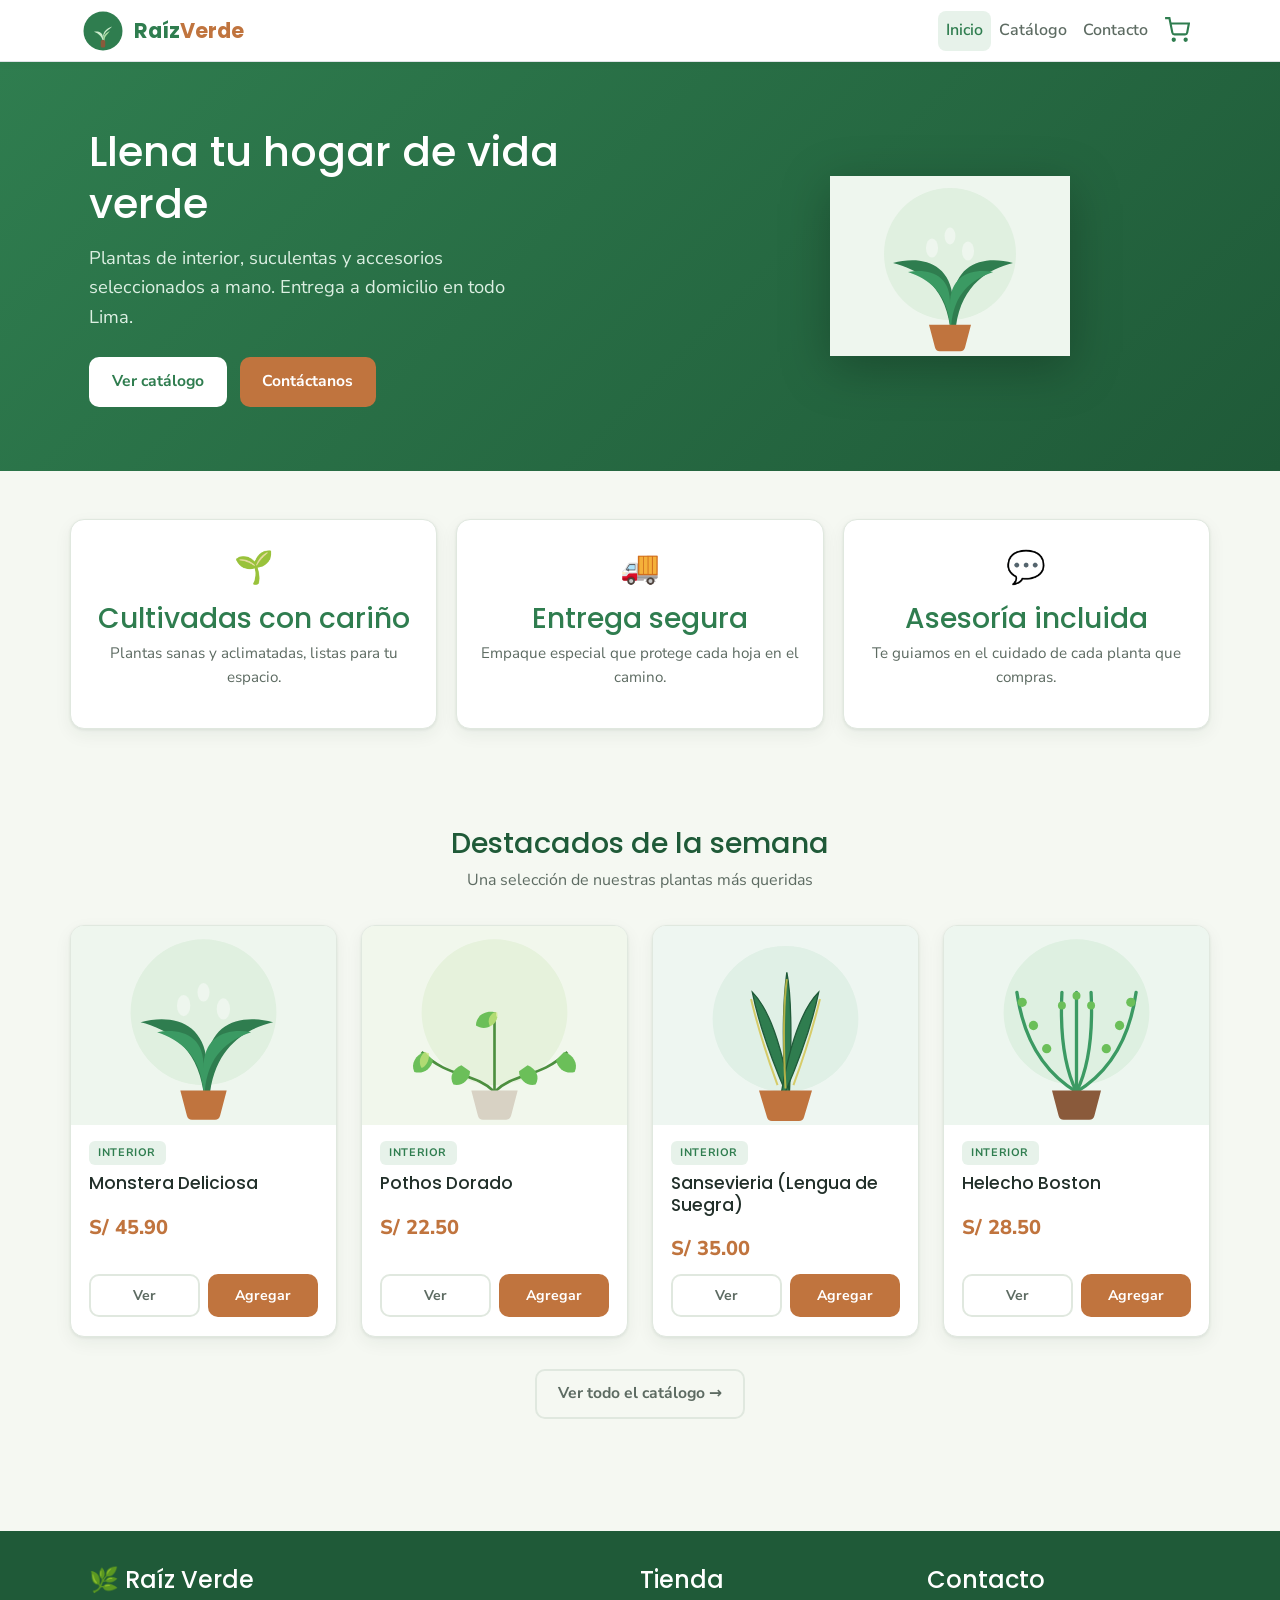
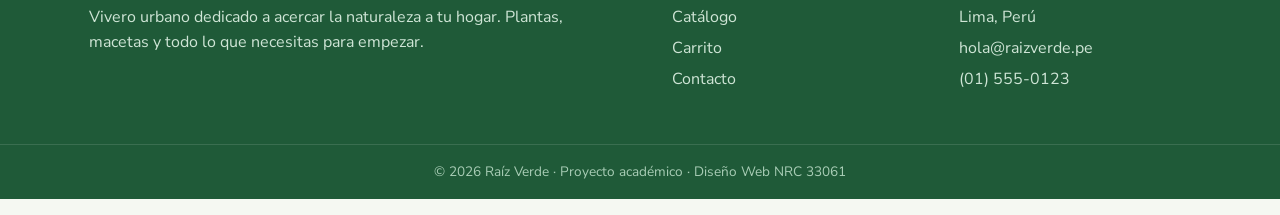
<file: index.html>
<!DOCTYPE html>
<html lang="es">
<head>
  <meta charset="UTF-8">
  <meta name="viewport" content="width=device-width, initial-scale=1.0">
  <meta name="description" content="Raíz Verde · Vivero urbano. Plantas de interior, suculentas y accesorios con entrega a domicilio.">
  <title>Raíz Verde · Vivero Urbano</title>
  <link rel="icon" type="image/svg+xml" href="img/logo.svg">
  <!-- Google Fonts (único CDN permitido por la consigna) -->
  <link rel="preconnect" href="https://fonts.googleapis.com">
  <link href="https://fonts.googleapis.com/css2?family=Poppins:wght@600;700&family=Nunito+Sans:wght@400;600;700&display=swap" rel="stylesheet">
  <!-- Bootstrap 5.3.8 (CDN) — DEBE ir ANTES de estilos.css para que nuestro CSS gane la cascada -->
  <link href="https://cdn.jsdelivr.net/npm/bootstrap@5.3.8/dist/css/bootstrap.min.css" rel="stylesheet">
  <link rel="stylesheet" href="css/estilos.css"> <!-- el nuestro, DESPUÉS -->
</head>
<body>

  <!-- ============================================================
       S13 — ENCABEZADO ARTESANAL (jubilado en S14, conservado para comparar)
       Menú con flex puro: sin colapso real ni accesibilidad por teclado.
  <header class="cabecera">
    <div class="cabecera__barra">
      <a class="marca" href="index.html">
        <img class="marca__logo" src="img/logo.svg" alt="Logo de Raíz Verde">
        <span class="marca__nombre">Raíz<span>Verde</span></span>
      </a>
      <nav aria-label="Navegación principal">
        <ul class="menu">
          <li><a class="activo" href="index.html">Inicio</a></li>
          <li><a href="pages/catalogo.html">Catálogo</a></li>
          <li><a href="pages/contacto.html">Contacto</a></li>
          <li>
            <a class="carrito-icono" href="pages/carrito.html" aria-label="Ver carrito">
              <svg class="carrito-icono__svg" viewBox="0 0 24 24" aria-hidden="true">
                <circle cx="9" cy="21" r="1"></circle><circle cx="20" cy="21" r="1"></circle>
                <path d="M1 1h4l2.7 13.4a2 2 0 0 0 2 1.6h9.7a2 2 0 0 0 2-1.6L23 6H6"></path>
              </svg>
              <span class="carrito-icono__badge oculto" id="contador-carrito">0</span>
            </a>
          </li>
        </ul>
      </nav>
    </div>
  </header>
  ============================================================ -->

  <!-- S14 — NAVBAR BOOTSTRAP: collapse real <992px + navegable por teclado -->
  <nav class="navbar navbar-expand-lg bg-white border-bottom sticky-top">
    <div class="container">
      <a class="navbar-brand marca" href="index.html">
        <img class="marca__logo" src="img/logo.svg" alt="Logo de Raíz Verde">
        <span class="marca__nombre">Raíz<span>Verde</span></span>
      </a>
      <button class="navbar-toggler" type="button"
              data-bs-toggle="collapse" data-bs-target="#menuPrincipal"
              aria-controls="menuPrincipal" aria-expanded="false" aria-label="Abrir menú">
        <span class="navbar-toggler-icon"></span>
      </button>
      <div class="collapse navbar-collapse" id="menuPrincipal">
        <ul class="navbar-nav ms-auto align-items-lg-center">
          <li class="nav-item"><a class="nav-link active" aria-current="page" href="index.html">Inicio</a></li>
          <li class="nav-item"><a class="nav-link" href="pages/catalogo.html">Catálogo</a></li>
          <li class="nav-item"><a class="nav-link" href="pages/contacto.html">Contacto</a></li>
          <li class="nav-item">
            <a class="nav-link carrito-icono" href="pages/carrito.html" aria-label="Ver carrito">
              <svg class="carrito-icono__svg" viewBox="0 0 24 24" aria-hidden="true">
                <circle cx="9" cy="21" r="1"></circle><circle cx="20" cy="21" r="1"></circle>
                <path d="M1 1h4l2.7 13.4a2 2 0 0 0 2 1.6h9.7a2 2 0 0 0 2-1.6L23 6H6"></path>
              </svg>
              <span class="carrito-icono__badge oculto" id="contador-carrito">0</span>
            </a>
          </li>
        </ul>
      </div>
    </div>
  </nav>

  <main>
    <!-- BANNER PRINCIPAL con animación CSS -->
    <section class="banner">
      <div class="banner__contenido">
        <div class="banner__texto">
          <h1>Llena tu hogar de vida verde</h1>
          <p>Plantas de interior, suculentas y accesorios seleccionados a mano. Entrega a domicilio en todo Lima.</p>
          <div class="banner__botones">
            <a class="btn btn--claro" href="pages/catalogo.html">Ver catálogo</a>
            <a class="btn btn--primario" href="pages/contacto.html">Contáctanos</a>
          </div>
        </div>
        <div class="banner__arte">
          <img class="banner__hoja" src="img/monstera.svg" alt="Ilustración de una planta Monstera">
        </div>
      </div>
    </section>

    <!-- PROPUESTA DE VALOR -->
    <section class="seccion contenedor">
      <div class="valores">
        <div class="valor">
          <div class="valor__icono" aria-hidden="true">🌱</div>
          <h3>Cultivadas con cariño</h3>
          <p>Plantas sanas y aclimatadas, listas para tu espacio.</p>
        </div>
        <div class="valor">
          <div class="valor__icono" aria-hidden="true">🚚</div>
          <h3>Entrega segura</h3>
          <p>Empaque especial que protege cada hoja en el camino.</p>
        </div>
        <div class="valor">
          <div class="valor__icono" aria-hidden="true">💬</div>
          <h3>Asesoría incluida</h3>
          <p>Te guiamos en el cuidado de cada planta que compras.</p>
        </div>
      </div>
    </section>

    <!-- PRODUCTOS DESTACADOS (generados con JavaScript) -->
    <section class="seccion contenedor">
      <h2 class="seccion__titulo">Destacados de la semana</h2>
      <p class="seccion__bajada">Una selección de nuestras plantas más queridas</p>
      <div class="row g-4" id="destacados">
        <!-- Las tarjetas se inyectan desde inicio.js (cada una dentro de su columna) -->
      </div>
      <p style="text-align:center; margin-top:2rem">
        <a class="btn btn--borde" href="pages/catalogo.html">Ver todo el catálogo →</a>
      </p>
    </section>
  </main>

  <!-- PIE -->
  <footer class="pie">
    <div class="pie__contenido">
      <div>
        <h4>🌿 Raíz Verde</h4>
        <p>Vivero urbano dedicado a acercar la naturaleza a tu hogar. Plantas, macetas y todo lo que necesitas para empezar.</p>
      </div>
      <div>
        <h4>Tienda</h4>
        <ul>
          <li><a href="pages/catalogo.html">Catálogo</a></li>
          <li><a href="pages/carrito.html">Carrito</a></li>
          <li><a href="pages/contacto.html">Contacto</a></li>
        </ul>
      </div>
      <div>
        <h4>Contacto</h4>
        <ul>
          <li>Lima, Perú</li>
          <li>hola@raizverde.pe</li>
          <li>(01) 555-0123</li>
        </ul>
      </div>
    </div>
    <p class="pie__copy">© 2026 Raíz Verde · Proyecto académico · Diseño Web NRC 33061</p>
  </footer>

  <!-- Scripts (orden: datos → utilidades → carrito → lógica de página) -->
  <!-- Bootstrap bundle (incluye Popper): necesario para el collapse de la navbar -->
  <script src="https://cdn.jsdelivr.net/npm/bootstrap@5.3.8/dist/js/bootstrap.bundle.min.js"></script>
  <script src="js/productos.js"></script>
  <script src="js/utiles.js"></script>
  <script src="js/carrito.js"></script>
  <script src="js/inicio.js"></script>
</body>
</html>
</file>
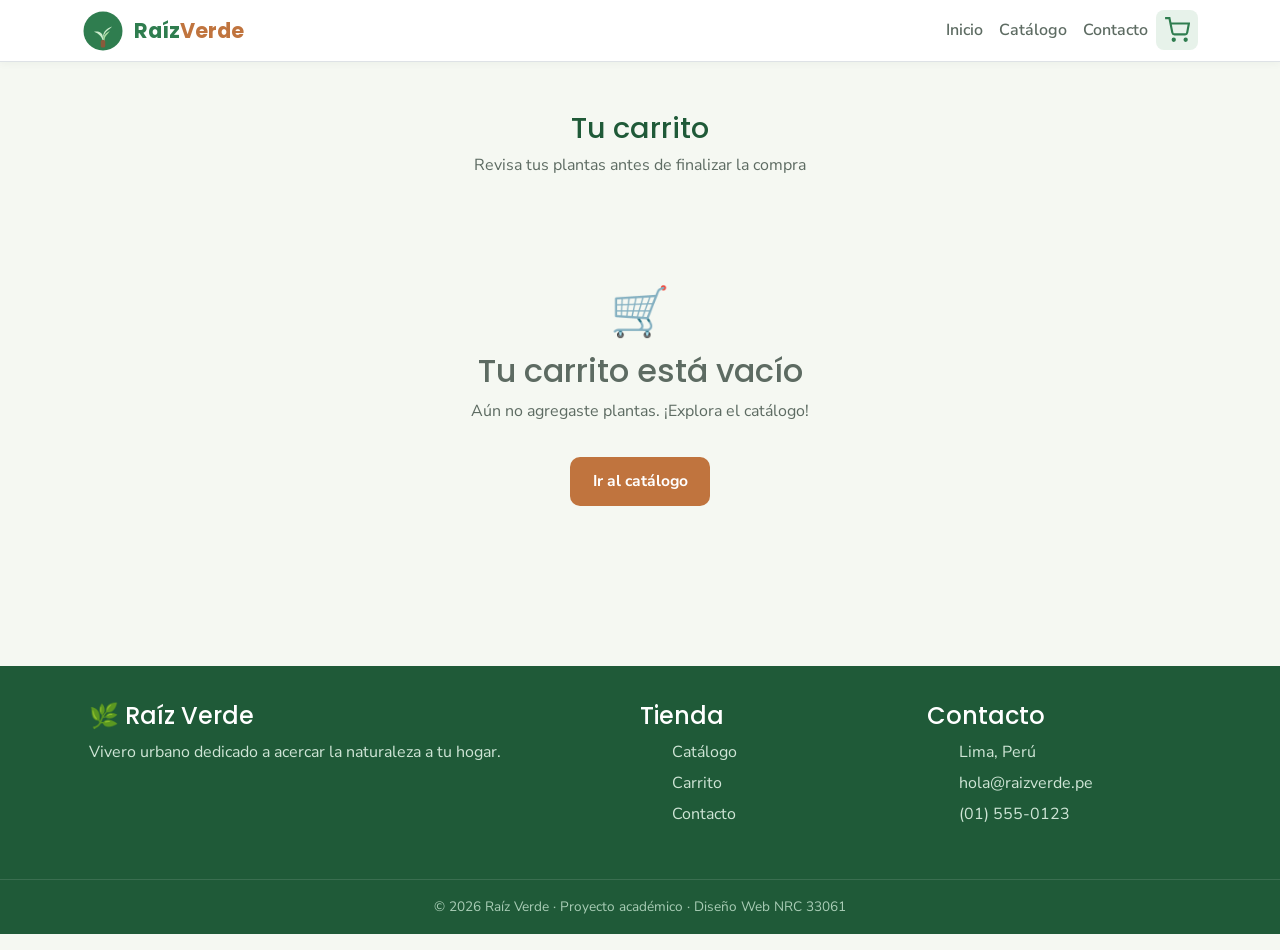
<file: pages/carrito.html>
<!DOCTYPE html>
<html lang="es">
<head>
  <meta charset="UTF-8">
  <meta name="viewport" content="width=device-width, initial-scale=1.0">
  <meta name="description" content="Tu carrito de compras en Raíz Verde.">
  <title>Carrito · Raíz Verde</title>
  <link rel="icon" type="image/svg+xml" href="../img/logo.svg">
  <link rel="preconnect" href="https://fonts.googleapis.com">
  <link href="https://fonts.googleapis.com/css2?family=Poppins:wght@600;700&family=Nunito+Sans:wght@400;600;700&display=swap" rel="stylesheet">
  <!-- Bootstrap 5.3.8 (CDN) — ANTES de estilos.css -->
  <link href="https://cdn.jsdelivr.net/npm/bootstrap@5.3.8/dist/css/bootstrap.min.css" rel="stylesheet">
  <link rel="stylesheet" href="../css/estilos.css"> <!-- el nuestro, DESPUÉS -->
</head>
<body>

  <!-- S14 — NAVBAR BOOTSTRAP (reemplaza al header artesanal de la S13) -->
  <nav class="navbar navbar-expand-lg bg-white border-bottom sticky-top">
    <div class="container">
      <a class="navbar-brand marca" href="../index.html">
        <img class="marca__logo" src="../img/logo.svg" alt="Logo de Raíz Verde">
        <span class="marca__nombre">Raíz<span>Verde</span></span>
      </a>
      <button class="navbar-toggler" type="button"
              data-bs-toggle="collapse" data-bs-target="#menuPrincipal"
              aria-controls="menuPrincipal" aria-expanded="false" aria-label="Abrir menú">
        <span class="navbar-toggler-icon"></span>
      </button>
      <div class="collapse navbar-collapse" id="menuPrincipal">
        <ul class="navbar-nav ms-auto align-items-lg-center">
          <li class="nav-item"><a class="nav-link" href="../index.html">Inicio</a></li>
          <li class="nav-item"><a class="nav-link" href="catalogo.html">Catálogo</a></li>
          <li class="nav-item"><a class="nav-link" href="contacto.html">Contacto</a></li>
          <li class="nav-item">
            <a class="nav-link active carrito-icono" aria-current="page" href="carrito.html" aria-label="Ver carrito">
              <svg class="carrito-icono__svg" viewBox="0 0 24 24" aria-hidden="true">
                <circle cx="9" cy="21" r="1"></circle><circle cx="20" cy="21" r="1"></circle>
                <path d="M1 1h4l2.7 13.4a2 2 0 0 0 2 1.6h9.7a2 2 0 0 0 2-1.6L23 6H6"></path>
              </svg>
              <span class="carrito-icono__badge oculto" id="contador-carrito">0</span>
            </a>
          </li>
        </ul>
      </div>
    </div>
  </nav>

  <main class="seccion contenedor">
    <h1 class="seccion__titulo">Tu carrito</h1>
    <p class="seccion__bajada">Revisa tus plantas antes de finalizar la compra</p>

    <!-- El contenido del carrito se pinta dinámicamente desde carrito-pagina.js -->
    <section id="carrito-contenido" aria-live="polite"></section>
  </main>

  <footer class="pie">
    <div class="pie__contenido">
      <div>
        <h4>🌿 Raíz Verde</h4>
        <p>Vivero urbano dedicado a acercar la naturaleza a tu hogar.</p>
      </div>
      <div>
        <h4>Tienda</h4>
        <ul>
          <li><a href="catalogo.html">Catálogo</a></li>
          <li><a href="carrito.html">Carrito</a></li>
          <li><a href="contacto.html">Contacto</a></li>
        </ul>
      </div>
      <div>
        <h4>Contacto</h4>
        <ul><li>Lima, Perú</li><li>hola@raizverde.pe</li><li>(01) 555-0123</li></ul>
      </div>
    </div>
    <p class="pie__copy">© 2026 Raíz Verde · Proyecto académico · Diseño Web NRC 33061</p>
  </footer>

  <!-- Bootstrap bundle (Popper incluido) para el collapse de la navbar -->
  <script src="https://cdn.jsdelivr.net/npm/bootstrap@5.3.8/dist/js/bootstrap.bundle.min.js"></script>
  <script src="../js/productos.js"></script>
  <script src="../js/utiles.js"></script>
  <script src="../js/carrito.js"></script>
  <script src="../js/carrito-pagina.js"></script>
</body>
</html>
</file>
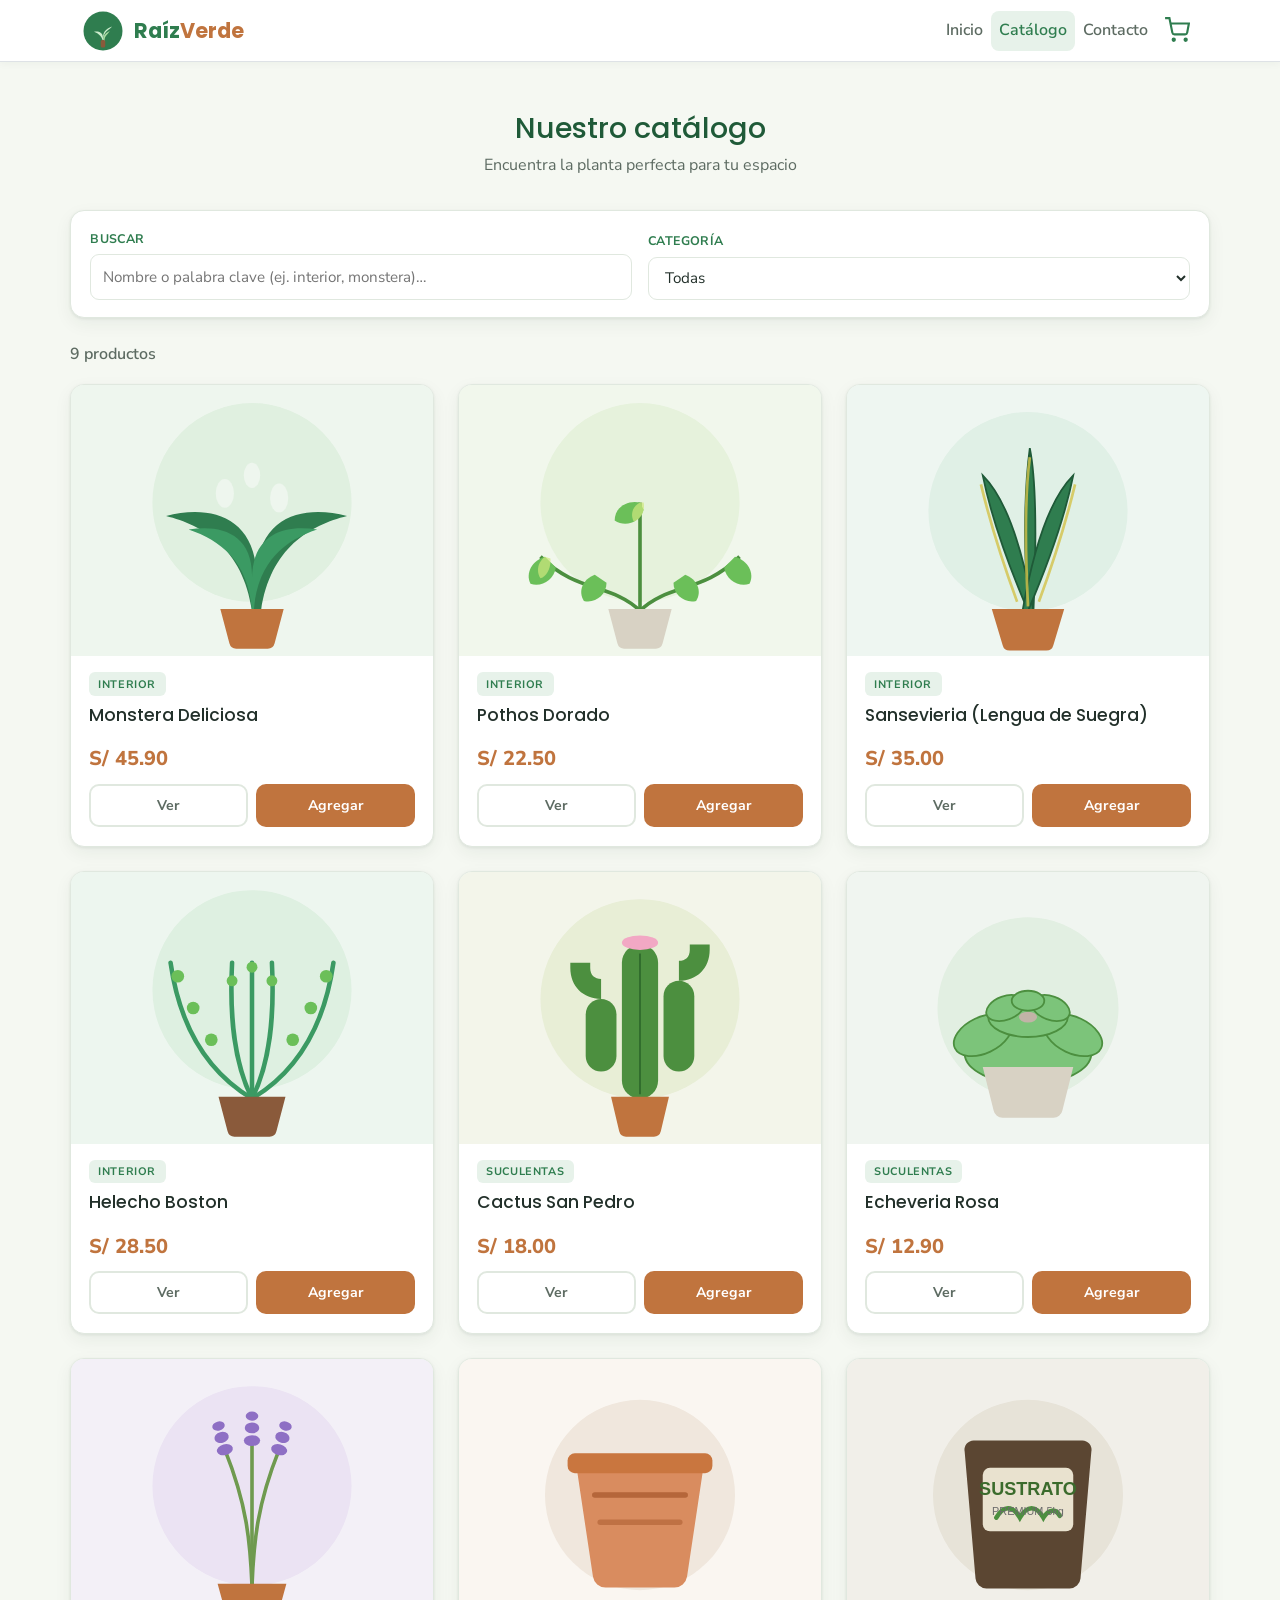
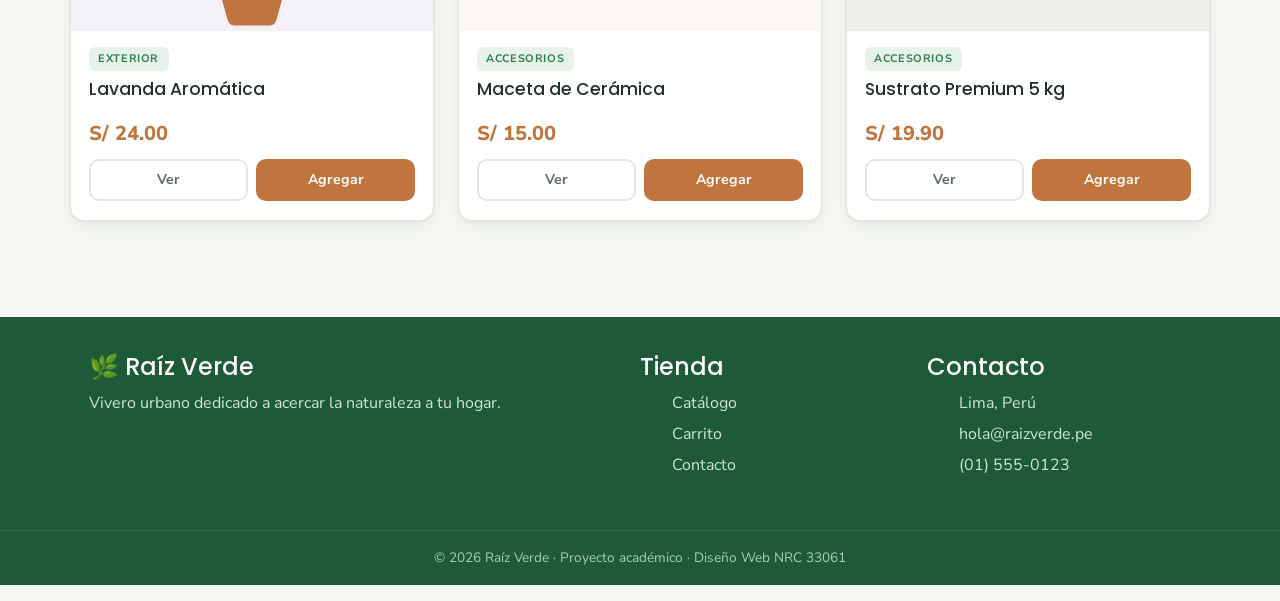
<file: pages/catalogo.html>
<!DOCTYPE html>
<html lang="es">
<head>
  <meta charset="UTF-8">
  <meta name="viewport" content="width=device-width, initial-scale=1.0">
  <meta name="description" content="Catálogo de plantas de Raíz Verde: interior, suculentas, exterior y accesorios.">
  <title>Catálogo · Raíz Verde</title>
  <link rel="icon" type="image/svg+xml" href="../img/logo.svg">
  <link rel="preconnect" href="https://fonts.googleapis.com">
  <link href="https://fonts.googleapis.com/css2?family=Poppins:wght@600;700&family=Nunito+Sans:wght@400;600;700&display=swap" rel="stylesheet">
  <!-- Bootstrap 5.3.8 (CDN) — ANTES de estilos.css -->
  <link href="https://cdn.jsdelivr.net/npm/bootstrap@5.3.8/dist/css/bootstrap.min.css" rel="stylesheet">
  <link rel="stylesheet" href="../css/estilos.css"> <!-- el nuestro, DESPUÉS -->
</head>
<body>

  <!-- S14 — NAVBAR BOOTSTRAP (reemplaza al header artesanal de la S13) -->
  <nav class="navbar navbar-expand-lg bg-white border-bottom sticky-top">
    <div class="container">
      <a class="navbar-brand marca" href="../index.html">
        <img class="marca__logo" src="../img/logo.svg" alt="Logo de Raíz Verde">
        <span class="marca__nombre">Raíz<span>Verde</span></span>
      </a>
      <button class="navbar-toggler" type="button"
              data-bs-toggle="collapse" data-bs-target="#menuPrincipal"
              aria-controls="menuPrincipal" aria-expanded="false" aria-label="Abrir menú">
        <span class="navbar-toggler-icon"></span>
      </button>
      <div class="collapse navbar-collapse" id="menuPrincipal">
        <ul class="navbar-nav ms-auto align-items-lg-center">
          <li class="nav-item"><a class="nav-link" href="../index.html">Inicio</a></li>
          <li class="nav-item"><a class="nav-link active" aria-current="page" href="catalogo.html">Catálogo</a></li>
          <li class="nav-item"><a class="nav-link" href="contacto.html">Contacto</a></li>
          <li class="nav-item">
            <a class="nav-link carrito-icono" href="carrito.html" aria-label="Ver carrito">
              <svg class="carrito-icono__svg" viewBox="0 0 24 24" aria-hidden="true">
                <circle cx="9" cy="21" r="1"></circle><circle cx="20" cy="21" r="1"></circle>
                <path d="M1 1h4l2.7 13.4a2 2 0 0 0 2 1.6h9.7a2 2 0 0 0 2-1.6L23 6H6"></path>
              </svg>
              <span class="carrito-icono__badge oculto" id="contador-carrito">0</span>
            </a>
          </li>
        </ul>
      </div>
    </div>
  </nav>

  <main class="seccion contenedor">
    <h1 class="seccion__titulo">Nuestro catálogo</h1>
    <p class="seccion__bajada">Encuentra la planta perfecta para tu espacio</p>

    <!-- CONTROLES: búsqueda + filtro por categoría -->
    <section class="controles" aria-label="Búsqueda y filtros">
      <div class="control">
        <label for="buscar">Buscar</label>
        <input type="search" id="buscar" placeholder="Nombre o palabra clave (ej. interior, monstera)…">
      </div>
      <div class="control">
        <label for="filtro-categoria">Categoría</label>
        <select id="filtro-categoria">
          <option value="">Todas</option>
        </select>
      </div>
    </section>

    <p class="conteo-resultados" id="conteo" aria-live="polite">0 productos</p>

    <!-- El catálogo se pinta dinámicamente desde catalogo.js sobre el grid de Bootstrap -->
    <section class="row g-4" id="grid-catalogo" aria-label="Lista de productos"></section>
  </main>

  <footer class="pie">
    <div class="pie__contenido">
      <div>
        <h4>🌿 Raíz Verde</h4>
        <p>Vivero urbano dedicado a acercar la naturaleza a tu hogar.</p>
      </div>
      <div>
        <h4>Tienda</h4>
        <ul>
          <li><a href="catalogo.html">Catálogo</a></li>
          <li><a href="carrito.html">Carrito</a></li>
          <li><a href="contacto.html">Contacto</a></li>
        </ul>
      </div>
      <div>
        <h4>Contacto</h4>
        <ul><li>Lima, Perú</li><li>hola@raizverde.pe</li><li>(01) 555-0123</li></ul>
      </div>
    </div>
    <p class="pie__copy">© 2026 Raíz Verde · Proyecto académico · Diseño Web NRC 33061</p>
  </footer>

  <!-- Bootstrap bundle (Popper incluido) para el collapse de la navbar -->
  <script src="https://cdn.jsdelivr.net/npm/bootstrap@5.3.8/dist/js/bootstrap.bundle.min.js"></script>
  <script src="../js/productos.js"></script>
  <script src="../js/utiles.js"></script>
  <script src="../js/carrito.js"></script>
  <script src="../js/catalogo.js"></script>
</body>
</html>
</file>
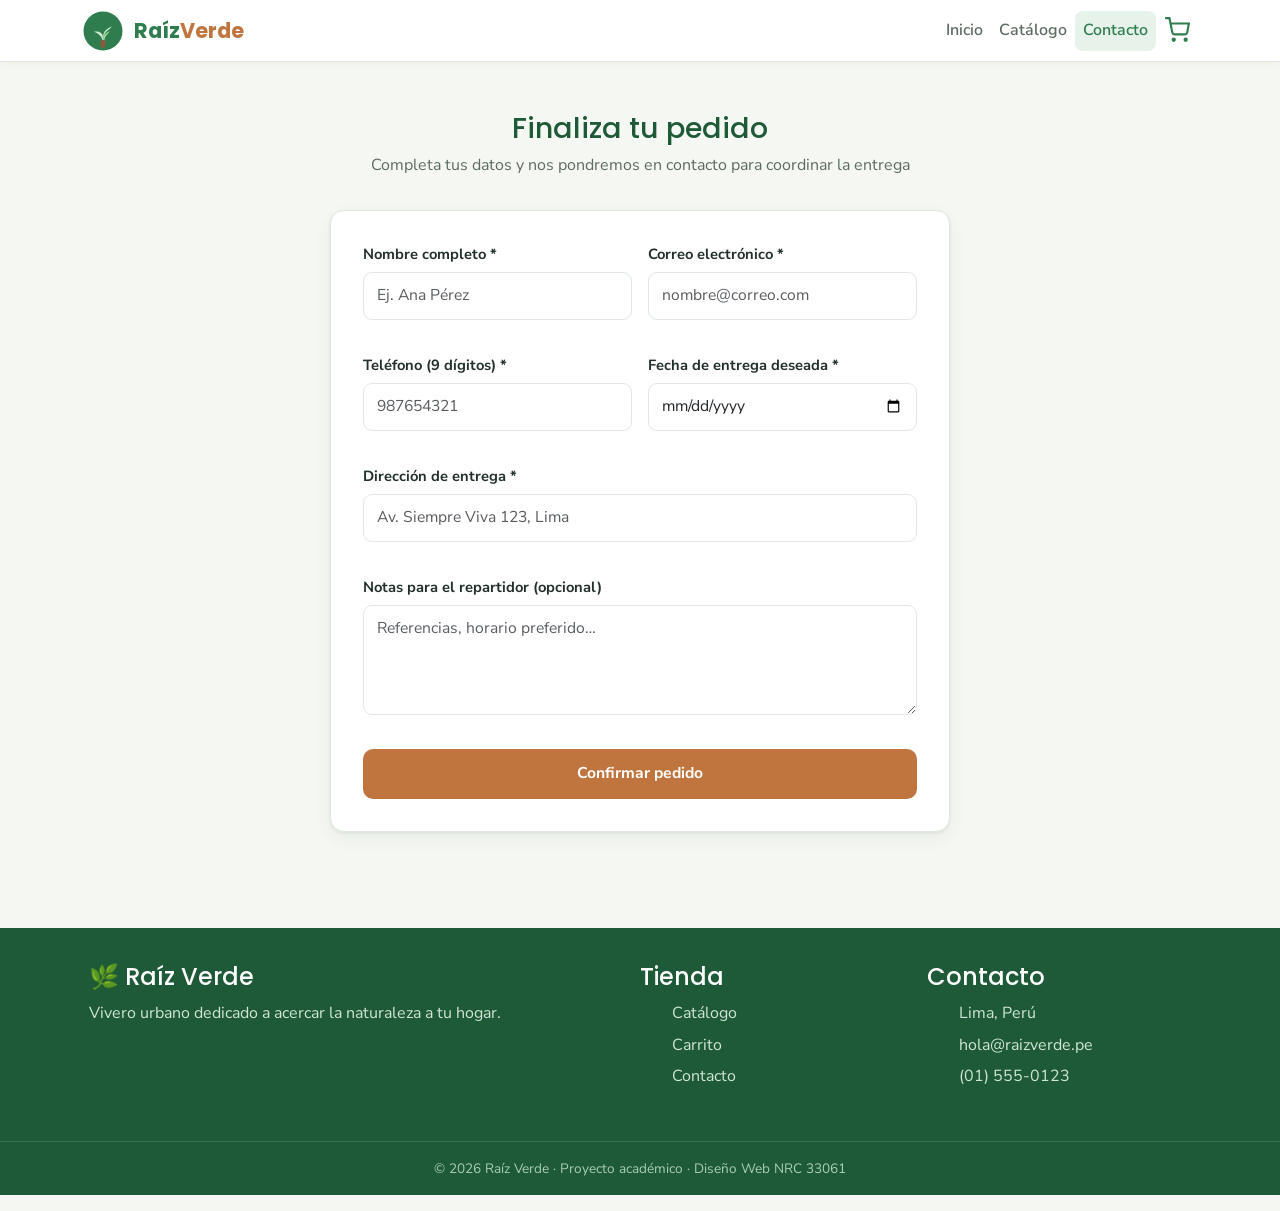
<file: pages/contacto.html>
<!DOCTYPE html>
<html lang="es">
<head>
  <meta charset="UTF-8">
  <meta name="viewport" content="width=device-width, initial-scale=1.0">
  <meta name="description" content="Finaliza tu pedido en Raíz Verde con entrega a domicilio.">
  <title>Contacto y pedido · Raíz Verde</title>
  <link rel="icon" type="image/svg+xml" href="../img/logo.svg">
  <link rel="preconnect" href="https://fonts.googleapis.com">
  <link href="https://fonts.googleapis.com/css2?family=Poppins:wght@600;700&family=Nunito+Sans:wght@400;600;700&display=swap" rel="stylesheet">
  <!-- Bootstrap 5.3.8 (CDN) — ANTES de estilos.css -->
  <link href="https://cdn.jsdelivr.net/npm/bootstrap@5.3.8/dist/css/bootstrap.min.css" rel="stylesheet">
  <link rel="stylesheet" href="../css/estilos.css"> <!-- el nuestro, DESPUÉS -->
</head>
<body>

  <!-- S14 — NAVBAR BOOTSTRAP (reemplaza al header artesanal de la S13) -->
  <nav class="navbar navbar-expand-lg bg-white border-bottom sticky-top">
    <div class="container">
      <a class="navbar-brand marca" href="../index.html">
        <img class="marca__logo" src="../img/logo.svg" alt="Logo de Raíz Verde">
        <span class="marca__nombre">Raíz<span>Verde</span></span>
      </a>
      <button class="navbar-toggler" type="button"
              data-bs-toggle="collapse" data-bs-target="#menuPrincipal"
              aria-controls="menuPrincipal" aria-expanded="false" aria-label="Abrir menú">
        <span class="navbar-toggler-icon"></span>
      </button>
      <div class="collapse navbar-collapse" id="menuPrincipal">
        <ul class="navbar-nav ms-auto align-items-lg-center">
          <li class="nav-item"><a class="nav-link" href="../index.html">Inicio</a></li>
          <li class="nav-item"><a class="nav-link" href="catalogo.html">Catálogo</a></li>
          <li class="nav-item"><a class="nav-link active" aria-current="page" href="contacto.html">Contacto</a></li>
          <li class="nav-item">
            <a class="nav-link carrito-icono" href="carrito.html" aria-label="Ver carrito">
              <svg class="carrito-icono__svg" viewBox="0 0 24 24" aria-hidden="true">
                <circle cx="9" cy="21" r="1"></circle><circle cx="20" cy="21" r="1"></circle>
                <path d="M1 1h4l2.7 13.4a2 2 0 0 0 2 1.6h9.7a2 2 0 0 0 2-1.6L23 6H6"></path>
              </svg>
              <span class="carrito-icono__badge oculto" id="contador-carrito">0</span>
            </a>
          </li>
        </ul>
      </div>
    </div>
  </nav>

  <main class="seccion contenedor">
    <h1 class="seccion__titulo">Finaliza tu pedido</h1>
    <p class="seccion__bajada">Completa tus datos y nos pondremos en contacto para coordinar la entrega</p>

    <div class="form-card">
      <div id="aviso"></div>

      <!-- S14 — Formulario al grid de Bootstrap (row g-3): cada campo es una columna.
           Conservamos la clase .campo y .campo__error porque contacto.js valida sobre ellas. -->
      <!-- novalidate: desactivamos la validación nativa para validar con JS -->
      <form id="form-checkout" class="row g-3" novalidate>
        <div class="campo col-12 col-md-6">
          <label for="nombre" class="form-label">Nombre completo *</label>
          <input type="text" id="nombre" name="nombre" class="form-control" placeholder="Ej. Ana Pérez">
          <span class="campo__error"></span>
        </div>

        <div class="campo col-12 col-md-6">
          <label for="email" class="form-label">Correo electrónico *</label>
          <input type="email" id="email" name="email" class="form-control" placeholder="nombre@correo.com">
          <span class="campo__error"></span>
        </div>

        <div class="campo col-12 col-md-6">
          <label for="telefono" class="form-label">Teléfono (9 dígitos) *</label>
          <input type="tel" id="telefono" name="telefono" class="form-control" placeholder="987654321">
          <span class="campo__error"></span>
        </div>

        <div class="campo col-12 col-md-6">
          <label for="fecha" class="form-label">Fecha de entrega deseada *</label>
          <input type="date" id="fecha" name="fecha" class="form-control">
          <span class="campo__error"></span>
        </div>

        <div class="campo col-12">
          <label for="direccion" class="form-label">Dirección de entrega *</label>
          <input type="text" id="direccion" name="direccion" class="form-control" placeholder="Av. Siempre Viva 123, Lima">
          <span class="campo__error"></span>
        </div>

        <div class="campo col-12">
          <label for="notas" class="form-label">Notas para el repartidor (opcional)</label>
          <textarea id="notas" name="notas" class="form-control" placeholder="Referencias, horario preferido…"></textarea>
          <span class="campo__error"></span>
        </div>

        <div class="col-12">
          <button type="submit" class="btn btn--primario btn--bloque">Confirmar pedido</button>
        </div>
      </form>
    </div>
  </main>

  <footer class="pie">
    <div class="pie__contenido">
      <div>
        <h4>🌿 Raíz Verde</h4>
        <p>Vivero urbano dedicado a acercar la naturaleza a tu hogar.</p>
      </div>
      <div>
        <h4>Tienda</h4>
        <ul>
          <li><a href="catalogo.html">Catálogo</a></li>
          <li><a href="carrito.html">Carrito</a></li>
          <li><a href="contacto.html">Contacto</a></li>
        </ul>
      </div>
      <div>
        <h4>Contacto</h4>
        <ul><li>Lima, Perú</li><li>hola@raizverde.pe</li><li>(01) 555-0123</li></ul>
      </div>
    </div>
    <p class="pie__copy">© 2026 Raíz Verde · Proyecto académico · Diseño Web NRC 33061</p>
  </footer>

  <!-- Bootstrap bundle (Popper incluido) para el collapse de la navbar -->
  <script src="https://cdn.jsdelivr.net/npm/bootstrap@5.3.8/dist/js/bootstrap.bundle.min.js"></script>
  <script src="../js/productos.js"></script>
  <script src="../js/utiles.js"></script>
  <script src="../js/carrito.js"></script>
  <script src="../js/contacto.js"></script>
</body>
</html>
</file>
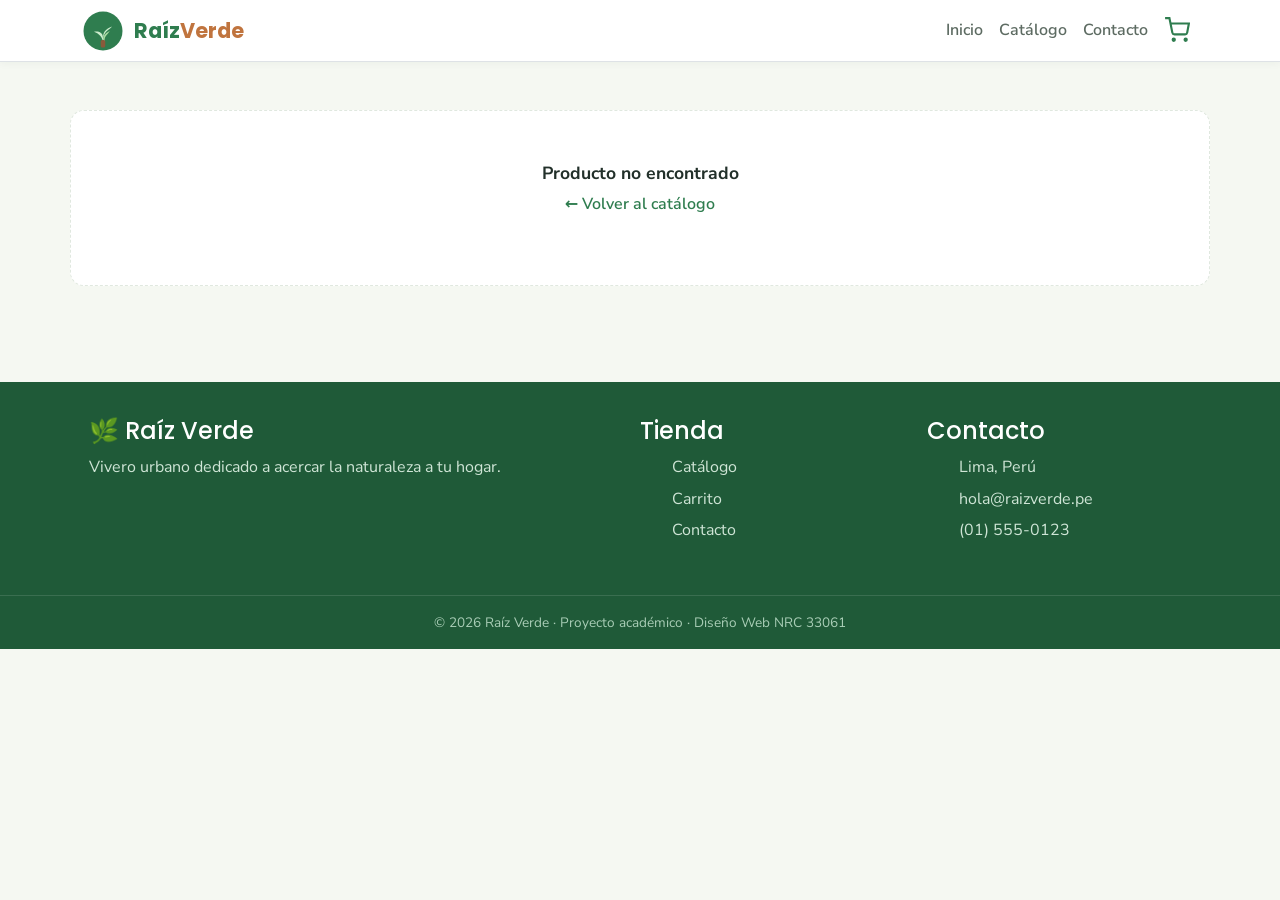
<file: pages/detalle.html>
<!DOCTYPE html>
<html lang="es">
<head>
  <meta charset="UTF-8">
  <meta name="viewport" content="width=device-width, initial-scale=1.0">
  <meta name="description" content="Detalle del producto en Raíz Verde.">
  <title>Detalle · Raíz Verde</title>
  <link rel="icon" type="image/svg+xml" href="../img/logo.svg">
  <link rel="preconnect" href="https://fonts.googleapis.com">
  <link href="https://fonts.googleapis.com/css2?family=Poppins:wght@600;700&family=Nunito+Sans:wght@400;600;700&display=swap" rel="stylesheet">
  <!-- Bootstrap 5.3.8 (CDN) — ANTES de estilos.css -->
  <link href="https://cdn.jsdelivr.net/npm/bootstrap@5.3.8/dist/css/bootstrap.min.css" rel="stylesheet">
  <link rel="stylesheet" href="../css/estilos.css"> <!-- el nuestro, DESPUÉS -->
</head>
<body>

  <!-- S14 — NAVBAR BOOTSTRAP (reemplaza al header artesanal de la S13) -->
  <nav class="navbar navbar-expand-lg bg-white border-bottom sticky-top">
    <div class="container">
      <a class="navbar-brand marca" href="../index.html">
        <img class="marca__logo" src="../img/logo.svg" alt="Logo de Raíz Verde">
        <span class="marca__nombre">Raíz<span>Verde</span></span>
      </a>
      <button class="navbar-toggler" type="button"
              data-bs-toggle="collapse" data-bs-target="#menuPrincipal"
              aria-controls="menuPrincipal" aria-expanded="false" aria-label="Abrir menú">
        <span class="navbar-toggler-icon"></span>
      </button>
      <div class="collapse navbar-collapse" id="menuPrincipal">
        <ul class="navbar-nav ms-auto align-items-lg-center">
          <li class="nav-item"><a class="nav-link" href="../index.html">Inicio</a></li>
          <li class="nav-item"><a class="nav-link" href="catalogo.html">Catálogo</a></li>
          <li class="nav-item"><a class="nav-link" href="contacto.html">Contacto</a></li>
          <li class="nav-item">
            <a class="nav-link carrito-icono" href="carrito.html" aria-label="Ver carrito">
              <svg class="carrito-icono__svg" viewBox="0 0 24 24" aria-hidden="true">
                <circle cx="9" cy="21" r="1"></circle><circle cx="20" cy="21" r="1"></circle>
                <path d="M1 1h4l2.7 13.4a2 2 0 0 0 2 1.6h9.7a2 2 0 0 0 2-1.6L23 6H6"></path>
              </svg>
              <span class="carrito-icono__badge oculto" id="contador-carrito">0</span>
            </a>
          </li>
        </ul>
      </div>
    </div>
  </nav>

  <main class="seccion contenedor">
    <!-- La vista de detalle se construye dinámicamente desde detalle.js -->
    <article class="detalle" id="detalle"></article>
  </main>

  <footer class="pie">
    <div class="pie__contenido">
      <div>
        <h4>🌿 Raíz Verde</h4>
        <p>Vivero urbano dedicado a acercar la naturaleza a tu hogar.</p>
      </div>
      <div>
        <h4>Tienda</h4>
        <ul>
          <li><a href="catalogo.html">Catálogo</a></li>
          <li><a href="carrito.html">Carrito</a></li>
          <li><a href="contacto.html">Contacto</a></li>
        </ul>
      </div>
      <div>
        <h4>Contacto</h4>
        <ul><li>Lima, Perú</li><li>hola@raizverde.pe</li><li>(01) 555-0123</li></ul>
      </div>
    </div>
    <p class="pie__copy">© 2026 Raíz Verde · Proyecto académico · Diseño Web NRC 33061</p>
  </footer>

  <!-- Bootstrap bundle (Popper incluido) para el collapse de la navbar -->
  <script src="https://cdn.jsdelivr.net/npm/bootstrap@5.3.8/dist/js/bootstrap.bundle.min.js"></script>
  <script src="../js/productos.js"></script>
  <script src="../js/utiles.js"></script>
  <script src="../js/carrito.js"></script>
  <script src="../js/detalle.js"></script>
</body>
</html>
</file>
<file: css/estilos.css>
/* ============================================================
   Raíz Verde · Vivero Urbano
   estilos.css — Hoja de estilos única para todo el sitio.
   Identidad visual propia: verdes naturales + terracota.
   ============================================================ */

/* --- Variables CSS: paleta, tipografías y medidas --- */
:root {
  --color-primary:    #2f7d4f;   /* verde hoja (marca) */
  --color-primary-osc:#1f5a38;
  --color-secondary:  #c0743e;   /* terracota (maceta) */
  --color-acento:     #8e6fc4;   /* lavanda, para datos */
  --color-fondo:      #f5f8f2;
  --color-superficie: #ffffff;
  --color-texto:      #22302a;
  --color-texto-suave:#5d6b62;
  --color-borde:      #e0e8df;
  --color-error:      #c0392b;
  --color-ok:         #1e7d44;

  --fuente-titulo: "Poppins", "Segoe UI", system-ui, sans-serif;
  --fuente-texto:  "Nunito Sans", "Segoe UI", system-ui, sans-serif;

  --radio: 14px;
  --sombra: 0 1px 3px rgba(20, 50, 30, 0.08), 0 6px 18px rgba(20, 50, 30, 0.06);
  --ancho-max: 1140px;

  /* --- S14 · Desafío 4: personalización de Bootstrap sin Sass ---
     Sobrescribimos las variables del framework para que SUS componentes
     (botones .btn-primary, foco, enlaces) usen el verde de Raíz Verde. */
  --bs-primary: #2f7d4f;
  --bs-primary-rgb: 47, 125, 79;
  --bs-link-color: #2f7d4f;
  --bs-link-hover-color: #1f5a38;
}

/* --- Reset básico --- */
* { box-sizing: border-box; margin: 0; padding: 0; }

body {
  font-family: var(--fuente-texto);
  background: var(--color-fondo);
  color: var(--color-texto);
  line-height: 1.6;
}

h1, h2, h3 { font-family: var(--fuente-titulo); line-height: 1.25; }

img { max-width: 100%; display: block; }

a { color: inherit; text-decoration: none; }

.contenedor { max-width: var(--ancho-max); margin: 0 auto; padding: 0 1.2rem; }

/* ============================================================
   CABECERA + NAVEGACIÓN (semántica: header > nav)
   ============================================================ */
/* --- S14: MIGRADO A LA NAVBAR DE BOOTSTRAP ---------------------------------
   El header artesanal (.cabecera + .menu) se reemplazó por .navbar de
   Bootstrap, que ya aporta sticky, flex y collapse responsive. Se conserva
   comentado para la comparación de la S14 (NO borrar).

.cabecera {
  position: sticky;
  top: 0;
  z-index: 50;
  background: var(--color-superficie);
  border-bottom: 1px solid var(--color-borde);
  box-shadow: 0 2px 8px rgba(20, 50, 30, 0.04);
}
.cabecera__barra {
  display: flex;
  align-items: center;
  justify-content: space-between;
  gap: 1rem;
  padding: 0.7rem 1.2rem;
  max-width: var(--ancho-max);
  margin: 0 auto;
}
.menu { display: flex; align-items: center; gap: 0.4rem; list-style: none; }
.menu a {
  padding: 0.45rem 0.8rem;
  border-radius: 8px;
  font-weight: 600;
  color: var(--color-texto-suave);
  transition: background 0.2s, color 0.2s;
}
.menu a:hover { background: var(--color-fondo); color: var(--color-primary); }
.menu a.activo { color: var(--color-primary); background: #e7f2ea; }
--------------------------------------------------------------------------- */

/* La marca (logo + nombre) SÍ se reutiliza dentro de .navbar-brand */
.marca { display: flex; align-items: center; gap: 0.6rem; }
.marca__logo { width: 42px; height: 42px; }
.marca__nombre { font-family: var(--fuente-titulo); font-weight: 700; font-size: 1.3rem; color: var(--color-primary); }
.marca__nombre span { color: var(--color-secondary); }

/* --- S14: PUENTE BOOTSTRAP ↔ IDENTIDAD RAÍZ VERDE -------------------------
   Re-vestimos los .nav-link de Bootstrap con el look del antiguo .menu para
   no perder la identidad visual de la marca. */
.navbar { padding-top: 0.6rem; padding-bottom: 0.6rem; box-shadow: 0 2px 8px rgba(20, 50, 30, 0.04); }
.navbar .navbar-brand { padding: 0; }
.navbar .nav-link {
  padding: 0.45rem 0.8rem;
  border-radius: 8px;
  font-weight: 600;
  color: var(--color-texto-suave);
  transition: background 0.2s, color 0.2s;
}
.navbar .nav-link:hover,
.navbar .nav-link:focus { background: var(--color-fondo); color: var(--color-primary); }
.navbar .nav-link.active { color: var(--color-primary); background: #e7f2ea; }
/* El toggler (botón ☰) toma el verde de la marca */
.navbar-toggler { border-color: var(--color-borde); }
.navbar-toggler:focus { box-shadow: 0 0 0 3px rgba(47,125,79,0.2); }

/* Ícono del carrito con contador (badge) */
.carrito-icono { position: relative; display: inline-flex; align-items: center; padding: 0.45rem 0.7rem; border-radius: 8px; transition: background 0.2s; }
.carrito-icono:hover { background: var(--color-fondo); }
.carrito-icono__svg { width: 26px; height: 26px; fill: none; stroke: var(--color-primary); stroke-width: 2; }
.carrito-icono__badge {
  position: absolute;
  top: -2px; right: -2px;
  min-width: 20px; height: 20px;
  padding: 0 5px;
  background: var(--color-secondary);
  color: #fff;
  border-radius: 999px;
  font-size: 0.72rem;
  font-weight: 700;
  display: flex; align-items: center; justify-content: center;
  animation: aparecer-badge 0.25s ease;
}
.oculto { display: none !important; }

@keyframes aparecer-badge {
  from { transform: scale(0); }
  to   { transform: scale(1); }
}

/* ============================================================
   BANNER (Home) con animación CSS
   ============================================================ */
.banner {
  position: relative;
  overflow: hidden;
  background: linear-gradient(135deg, var(--color-primary) 0%, var(--color-primary-osc) 100%);
  color: #fff;
}
.banner__contenido {
  max-width: var(--ancho-max);
  margin: 0 auto;
  padding: 4rem 1.2rem;
  display: grid;
  grid-template-columns: 1.1fr 0.9fr;
  gap: 2rem;
  align-items: center;
}
.banner__texto h1 { font-size: 2.6rem; margin-bottom: 0.8rem; animation: subir 0.8s ease both; }
.banner__texto p { font-size: 1.15rem; color: #dcefe2; max-width: 460px; margin-bottom: 1.6rem; animation: subir 0.8s ease 0.15s both; }
.banner__botones { display: flex; gap: 0.8rem; flex-wrap: wrap; animation: subir 0.8s ease 0.3s both; }

/* Hoja decorativa que flota en el banner */
.banner__arte { display: flex; justify-content: center; }
.banner__hoja {
  width: 240px; height: 240px;
  animation: flotar 5s ease-in-out infinite;
  filter: drop-shadow(0 12px 24px rgba(0,0,0,0.25));
}

@keyframes subir {
  from { opacity: 0; transform: translateY(24px); }
  to   { opacity: 1; transform: translateY(0); }
}
@keyframes flotar {
  0%, 100% { transform: translateY(0) rotate(-4deg); }
  50%      { transform: translateY(-18px) rotate(4deg); }
}

/* ============================================================
   BOTONES (con transiciones)
   ============================================================ */
.btn {
  display: inline-flex; align-items: center; justify-content: center; gap: 0.4rem;
  border: 2px solid transparent;
  border-radius: 10px;
  padding: 0.7rem 1.3rem;
  font-family: var(--fuente-texto);
  font-size: 0.98rem;
  font-weight: 700;
  cursor: pointer;
  transition: transform 0.15s, box-shadow 0.2s, background 0.2s, color 0.2s;
}
.btn:active { transform: scale(0.97); }
.btn--primario { background: var(--color-secondary); color: #fff; }
.btn--primario:hover { background: #a5612f; box-shadow: 0 6px 16px rgba(192,116,62,0.35); }
.btn--claro { background: #fff; color: var(--color-primary); }
.btn--claro:hover { box-shadow: 0 6px 16px rgba(0,0,0,0.15); }
.btn--borde { background: transparent; border-color: var(--color-borde); color: var(--color-texto-suave); }
.btn--borde:hover { border-color: var(--color-primary); color: var(--color-primary); }
.btn--bloque { width: 100%; }

/* ============================================================
   SECCIONES y títulos genéricos
   ============================================================ */
.seccion { padding: 3rem 0; }
.seccion__titulo { font-size: 1.8rem; color: var(--color-primary-osc); margin-bottom: 0.4rem; text-align: center; }
.seccion__bajada { text-align: center; color: var(--color-texto-suave); margin-bottom: 2rem; }

/* Tira de valores (Home) */
.valores { display: grid; grid-template-columns: repeat(3, 1fr); gap: 1.2rem; }
.valor { background: var(--color-superficie); border: 1px solid var(--color-borde); border-radius: var(--radio); padding: 1.4rem; text-align: center; box-shadow: var(--sombra); }
.valor__icono { font-size: 2rem; }
.valor h3 { margin: 0.5rem 0 0.3rem; color: var(--color-primary); }
.valor p { color: var(--color-texto-suave); font-size: 0.95rem; }

/* ============================================================
   GRID DE PRODUCTOS + TARJETAS
   ============================================================ */
/* --- S14: MIGRADO AL GRID DE BOOTSTRAP (row g-4 + col-*) -------------------
   El grid propio con auto-fill se reemplazó por el sistema de 12 columnas.
   Las tarjetas (.tarjeta) conservan su estilo; solo cambia el contenedor.
.grid-productos {
  display: grid;
  grid-template-columns: repeat(auto-fill, minmax(240px, 1fr));
  gap: 1.4rem;
}
--------------------------------------------------------------------------- */
.tarjeta {
  background: var(--color-superficie);
  border: 1px solid var(--color-borde);
  border-radius: var(--radio);
  box-shadow: var(--sombra);
  overflow: hidden;
  display: flex;
  flex-direction: column;
  height: 100%; /* S14: igualar altura entre tarjetas de la misma fila del grid */
  transition: transform 0.18s, box-shadow 0.18s;
}
.tarjeta:hover { transform: translateY(-5px); box-shadow: 0 12px 28px rgba(20,50,30,0.14); }
.tarjeta__img { background: #eef6ee; aspect-ratio: 4 / 3; width: 100%; object-fit: cover; }
.tarjeta__cuerpo { padding: 1rem 1.1rem 1.2rem; display: flex; flex-direction: column; gap: 0.55rem; flex: 1; }
.tarjeta__categoria {
  align-self: flex-start;
  font-size: 0.68rem; font-weight: 700; text-transform: uppercase; letter-spacing: 0.6px;
  color: var(--color-primary); background: #e7f2ea; padding: 0.2rem 0.6rem; border-radius: 6px;
}
.tarjeta__nombre { font-size: 1.08rem; color: var(--color-texto); }
.tarjeta__precio { font-size: 1.25rem; font-weight: 800; color: var(--color-secondary); }
.tarjeta__acciones { margin-top: auto; display: flex; gap: 0.5rem; }
.tarjeta__acciones .btn { flex: 1; padding: 0.55rem 0.6rem; font-size: 0.88rem; }

/* ============================================================
   CONTROLES DEL CATÁLOGO (búsqueda + filtro)
   ============================================================ */
.controles {
  background: var(--color-superficie);
  border: 1px solid var(--color-borde);
  border-radius: var(--radio);
  box-shadow: var(--sombra);
  padding: 1.1rem 1.2rem;
  display: flex;
  flex-wrap: wrap;
  gap: 1rem;
  align-items: flex-end;
  margin-bottom: 1.5rem;
}
.control { display: flex; flex-direction: column; gap: 0.35rem; flex: 1 1 200px; }
.control label { font-size: 0.78rem; font-weight: 700; color: var(--color-primary); text-transform: uppercase; letter-spacing: 0.4px; }
.control input, .control select {
  border: 1.5px solid var(--color-borde);
  border-radius: 9px;
  padding: 0.6rem 0.75rem;
  font-size: 0.95rem;
  font-family: var(--fuente-texto);
  color: var(--color-texto);
  background: #fff;
  outline: none;
  transition: border-color 0.15s, box-shadow 0.15s;
}
.control input:focus, .control select:focus {
  border-color: var(--color-primary);
  box-shadow: 0 0 0 3px rgba(47,125,79,0.15);
}
.conteo-resultados { color: var(--color-texto-suave); margin-bottom: 1rem; font-weight: 600; }

/* Mensaje cuando no hay coincidencias */
.sin-resultados {
  grid-column: 1 / -1; text-align: center; padding: 3rem 1rem;
  color: var(--color-texto-suave); background: var(--color-superficie);
  border: 1px dashed var(--color-borde); border-radius: var(--radio);
}
.sin-resultados strong { display: block; color: var(--color-texto); font-size: 1.1rem; margin-bottom: 0.3rem; }

/* ============================================================
   VISTA DE DETALLE
   ============================================================ */
.detalle { display: grid; grid-template-columns: 1fr 1fr; gap: 2.5rem; align-items: start; }
.detalle__media { background: #eef6ee; border-radius: var(--radio); border: 1px solid var(--color-borde); overflow: hidden; }
.detalle__categoria { color: var(--color-primary); font-weight: 700; text-transform: uppercase; letter-spacing: 0.6px; font-size: 0.8rem; }
.detalle__nombre { font-size: 2rem; margin: 0.4rem 0; }
.detalle__precio { font-size: 1.8rem; font-weight: 800; color: var(--color-secondary); margin: 0.6rem 0 1rem; }
.detalle__desc { color: var(--color-texto-suave); margin-bottom: 1.5rem; font-size: 1.05rem; }
.detalle__volver { display: inline-block; margin-bottom: 1.2rem; color: var(--color-primary); font-weight: 600; }

/* ============================================================
   PÁGINA DE CARRITO
   ============================================================ */
.carrito-layout { display: grid; grid-template-columns: 1.6fr 1fr; gap: 2rem; align-items: start; }
.linea-carrito {
  display: grid;
  grid-template-columns: 80px 1fr auto auto;
  gap: 1rem; align-items: center;
  background: var(--color-superficie);
  border: 1px solid var(--color-borde);
  border-radius: var(--radio);
  padding: 0.9rem 1rem;
  margin-bottom: 1rem;
}
.linea-carrito__img { width: 80px; height: 60px; object-fit: cover; border-radius: 8px; background: #eef6ee; }
.linea-carrito__nombre { font-weight: 700; }
.linea-carrito__precio { color: var(--color-texto-suave); font-size: 0.9rem; }
.cantidad { display: inline-flex; align-items: center; border: 1.5px solid var(--color-borde); border-radius: 8px; overflow: hidden; }
.cantidad button { width: 32px; height: 32px; border: none; background: #fff; cursor: pointer; font-size: 1.1rem; font-weight: 700; color: var(--color-primary); transition: background 0.15s; }
.cantidad button:hover { background: var(--color-fondo); }
.cantidad input { width: 42px; height: 32px; border: none; border-left: 1.5px solid var(--color-borde); border-right: 1.5px solid var(--color-borde); text-align: center; font-size: 0.95rem; font-family: var(--fuente-texto); -moz-appearance: textfield; }
.cantidad input::-webkit-outer-spin-button, .cantidad input::-webkit-inner-spin-button { -webkit-appearance: none; margin: 0; }
.linea-carrito__subtotal { font-weight: 800; color: var(--color-secondary); min-width: 90px; text-align: right; }
.linea-carrito__eliminar { border: none; background: none; cursor: pointer; color: var(--color-texto-suave); font-size: 1.3rem; line-height: 1; transition: color 0.15s; }
.linea-carrito__eliminar:hover { color: var(--color-error); }

.resumen {
  background: var(--color-superficie);
  border: 1px solid var(--color-borde);
  border-radius: var(--radio);
  box-shadow: var(--sombra);
  padding: 1.4rem;
  position: sticky;
  top: 90px;
}
.resumen h2 { font-size: 1.3rem; margin-bottom: 1rem; color: var(--color-primary-osc); }
.resumen__fila { display: flex; justify-content: space-between; margin-bottom: 0.6rem; color: var(--color-texto-suave); }
.resumen__total { display: flex; justify-content: space-between; font-size: 1.4rem; font-weight: 800; color: var(--color-texto); border-top: 2px solid var(--color-borde); padding-top: 0.8rem; margin-top: 0.8rem; }
.resumen__total span:last-child { color: var(--color-secondary); }

.carrito-vacio { text-align: center; padding: 4rem 1rem; color: var(--color-texto-suave); }
.carrito-vacio .emoji { font-size: 3rem; }

/* ============================================================
   FORMULARIO con validación
   ============================================================ */
.form-card {
  background: var(--color-superficie);
  border: 1px solid var(--color-borde);
  border-radius: var(--radio);
  box-shadow: var(--sombra);
  padding: 2rem;
  max-width: 620px;
  margin: 0 auto;
}
.campo { margin-bottom: 1.2rem; }
/* S14: dentro del grid (row g-3) los gutters dan el espaciado; evitamos doble margen */
form.row .campo { margin-bottom: 0; }
.campo label { display: block; font-weight: 700; margin-bottom: 0.35rem; font-size: 0.92rem; }
.campo input, .campo textarea, .campo select {
  width: 100%;
  border: 1.5px solid var(--color-borde);
  border-radius: 9px;
  padding: 0.7rem 0.8rem;
  font-size: 0.98rem;
  font-family: var(--fuente-texto);
  background: #fff;
  outline: none;
  transition: border-color 0.15s, box-shadow 0.15s;
}
.campo textarea { resize: vertical; min-height: 110px; }
.campo input:focus, .campo textarea:focus, .campo select:focus {
  border-color: var(--color-primary);
  box-shadow: 0 0 0 3px rgba(47,125,79,0.15);
}
/* Estados de validación (retroalimentación visual) */
.campo.error input, .campo.error textarea, .campo.error select { border-color: var(--color-error); box-shadow: 0 0 0 3px rgba(192,57,43,0.12); }
.campo.valido input, .campo.valido textarea, .campo.valido select { border-color: var(--color-ok); }
.campo__error { color: var(--color-error); font-size: 0.82rem; margin-top: 0.3rem; min-height: 1em; display: block; }

.aviso-exito {
  background: #e6f4ea; border: 1px solid #b7e0c2; color: var(--color-ok);
  border-radius: 10px; padding: 0.9rem 1rem; margin-bottom: 1.2rem; font-weight: 600;
  animation: subir 0.4s ease both;
}

/* ============================================================
   PIE
   ============================================================ */
.pie { background: var(--color-primary-osc); color: #cfe5d6; margin-top: 3rem; }
.pie__contenido { max-width: var(--ancho-max); margin: 0 auto; padding: 2.2rem 1.2rem; display: grid; grid-template-columns: 2fr 1fr 1fr; gap: 1.5rem; }
.pie h4 { color: #fff; margin-bottom: 0.6rem; font-family: var(--fuente-titulo); }
.pie a { color: #cfe5d6; transition: color 0.15s; }
.pie a:hover { color: #fff; }
.pie ul { list-style: none; }
.pie li { margin-bottom: 0.35rem; }
.pie__copy { text-align: center; padding: 1rem; font-size: 0.85rem; border-top: 1px solid rgba(255,255,255,0.12); color: #a9cdb6; }

/* ============================================================
   RESPONSIVO — Media Queries propias
   Escritorio (>=1024px) por defecto. Tablet (<=768px) y móvil (<=480px).
   ============================================================ */
@media (max-width: 768px) {
  .banner__contenido { grid-template-columns: 1fr; text-align: center; }
  .banner__texto p { margin-left: auto; margin-right: auto; }
  .banner__botones { justify-content: center; }
  .banner__hoja { width: 180px; height: 180px; }
  .banner__texto h1 { font-size: 2rem; }
  .valores { grid-template-columns: 1fr; }
  .detalle { grid-template-columns: 1fr; gap: 1.5rem; }
  .carrito-layout { grid-template-columns: 1fr; }
  .resumen { position: static; }
  .pie__contenido { grid-template-columns: 1fr; text-align: center; }
  /* .menu a {...}  → S14: el collapse de la navbar gestiona el menú en móvil */
}

@media (max-width: 480px) {
  /* S14: la navbar de Bootstrap ya colapsa <992px; estas reglas del menú
     artesanal quedan migradas:
  .cabecera__barra { flex-wrap: wrap; }
  .menu { gap: 0.1rem; }
  .menu a { padding: 0.35rem 0.45rem; font-size: 0.82rem; } */
  .marca__nombre { font-size: 1.1rem; }
  .banner__contenido { padding: 2.5rem 1.2rem; }
  /* .grid-productos →  S14: el grid de Bootstrap (col-*) controla las columnas */
  .tarjeta__acciones { flex-direction: column; }
  .linea-carrito { grid-template-columns: 60px 1fr; row-gap: 0.6rem; }
  .linea-carrito__img { width: 60px; }
  .form-card { padding: 1.3rem; }
}
</file>
